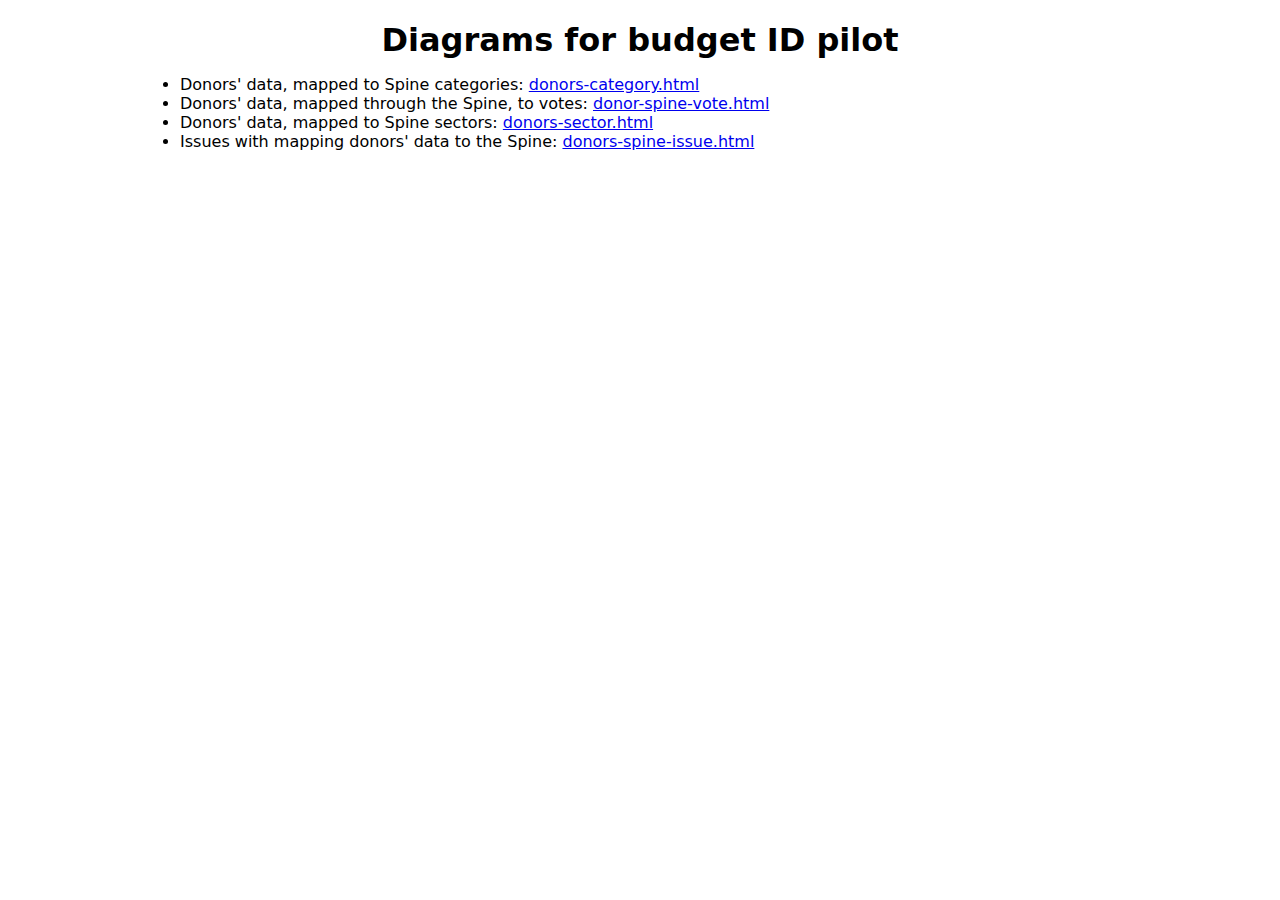
<file: diagrams/index.html>
<!DOCTYPE html>
<html>
<head>
  <title>IATI Budget ID Pilot</title>
  <link rel="stylesheet" type="text/css" href="style.css" />
</head>
<body>
  <div class="header">
    <h1>Diagrams for budget ID pilot</h1>
  </div>
  <div class="container">
    <ul>
      <li>Donors' data, mapped to Spine categories: <a href="donors-category.html">donors-category.html</a></li>
      <li>Donors' data, mapped through the Spine, to votes: <a href="donor-spine-vote.html">donor-spine-vote.html</a></li>
      <li>Donors' data, mapped to Spine sectors: <a href="donors-sector.html">donors-sector.html</a></li>
      <li>Issues with mapping donors' data to the Spine: <a href="donors-spine-issue.html">donors-spine-issue.html</a></li>
    </ul>
  </div>
</body>
</html>
</file>
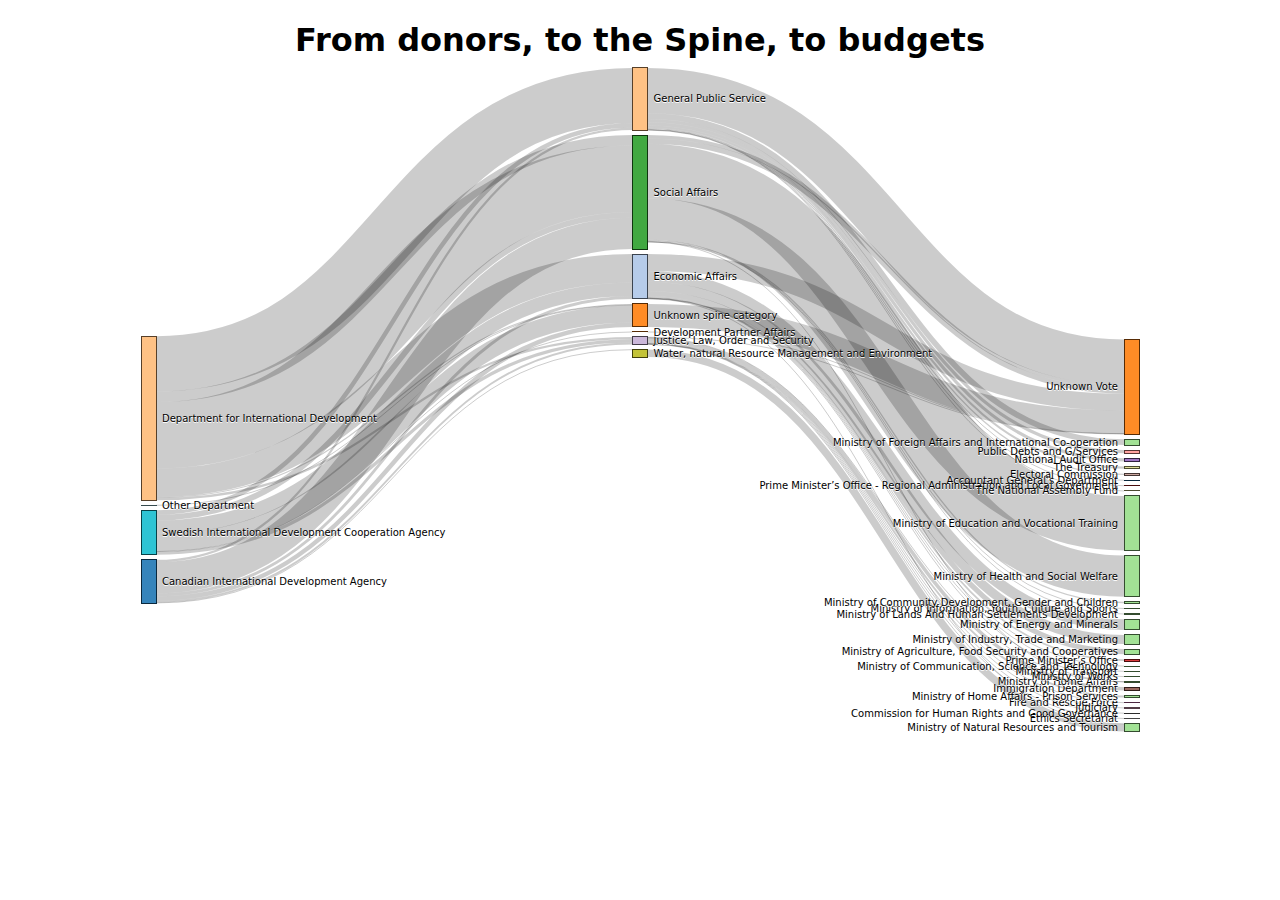
<file: diagrams/donor-spine-vote.html>
<!DOCTYPE html>
<html>
<meta charset="utf-8">
<head>
  <title>IATI Budget ID Pilot - Common code: Donors-Spine-Budget</title>
  <style type="text/css">
    .node text {
      font-size:10px;
    }
    #chart svg {
      margin-top:-100px;
    }
  </style>
  <link rel="stylesheet" type="text/css" href="style.css" />
  <script src="js/vendor/d3.v3.min.js"></script>
  <script src="js/vendor/sankey.js"></script>
</head>
<body>
  <div class="header">
    <h1>From donors, to the Spine, to budgets</h1>
  </div>
  <div class="container">
    <div id="chart"></div>
  </div>
  <script src="js/sankey_donor_spine_vote.js"></script>
</body>
</html>
</file>
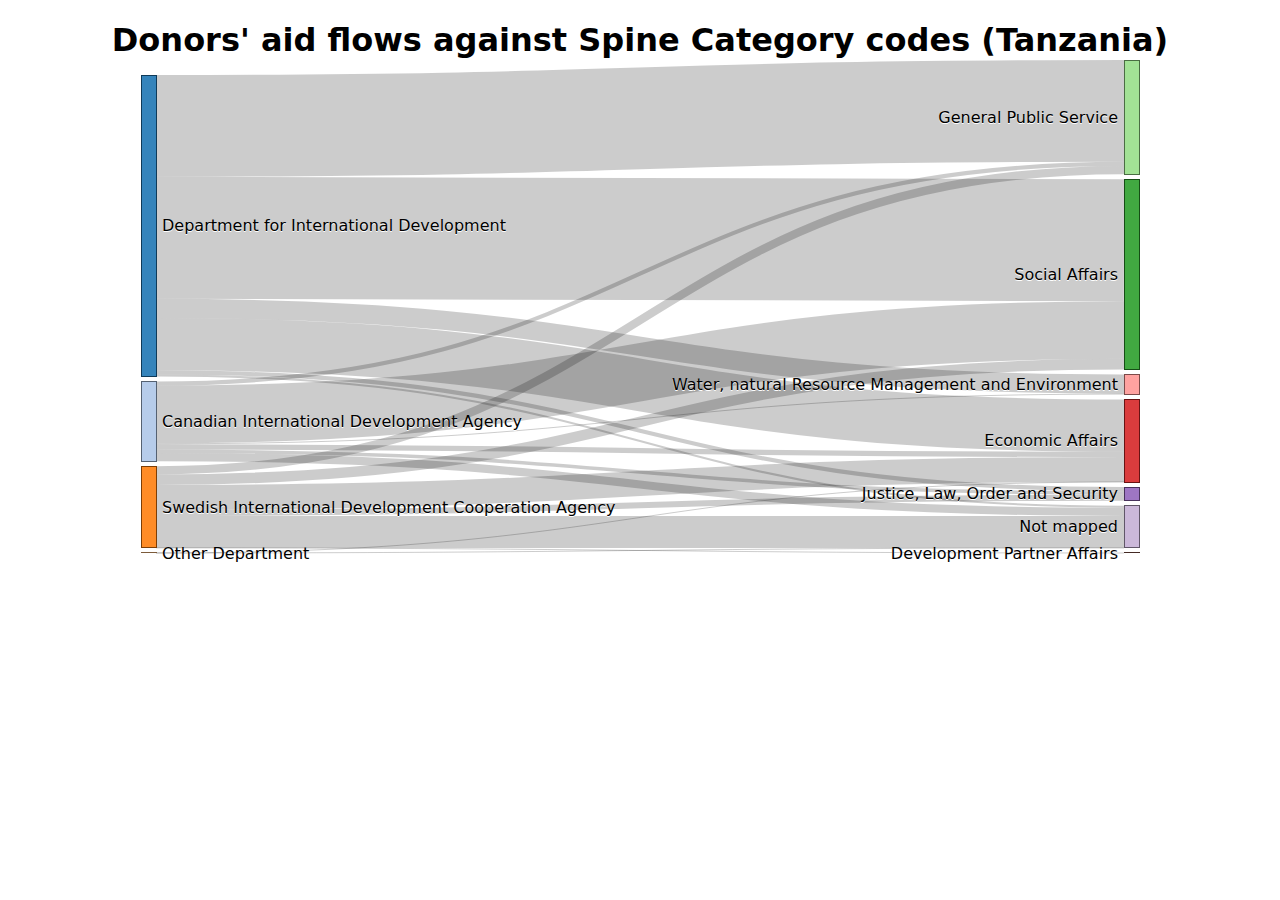
<file: diagrams/donors-category.html>
<!DOCTYPE html>
<html>
<head>
  <title>IATI Budget ID Pilot - Common code: categories</title>
  <link rel="stylesheet" type="text/css" href="style.css" />
  <script src="js/vendor/d3.v3.min.js"></script>
  <script src="js/vendor/sankey.js"></script>
  <script src="js/vendor/underscore-min.js"></script>
  <script src="js/vendor/jquery.js"></script>
  <script src="js/vendor/openspending/aggregator.js"></script>
  <script src="js/vendor/os-sankey.js"></script>
</head>
<body>
  <div class="header">
    <h1>Donors' aid flows against Spine Category codes (Tanzania)</h1>
  </div>
  <div class="container">
    <div id="chart">
    </div>
  </div>
  <script>

  var config={
      siteUrl: 'http://openspending.org',
      dataset: 'iati-budgetid',
      drilldowns: ['extending-org','spine-category'],
      cuts: [],
      rootNodeLabel: 'Total',
      measure: 'amount',
      localApiCache: 'extending-org-category.json',
      processEntry: function(e) { return e; },
      callback: function (tree) {data=tree}
    };

  OpenSpending.sankey(config);
  </script>
</body>
</html>
</file>
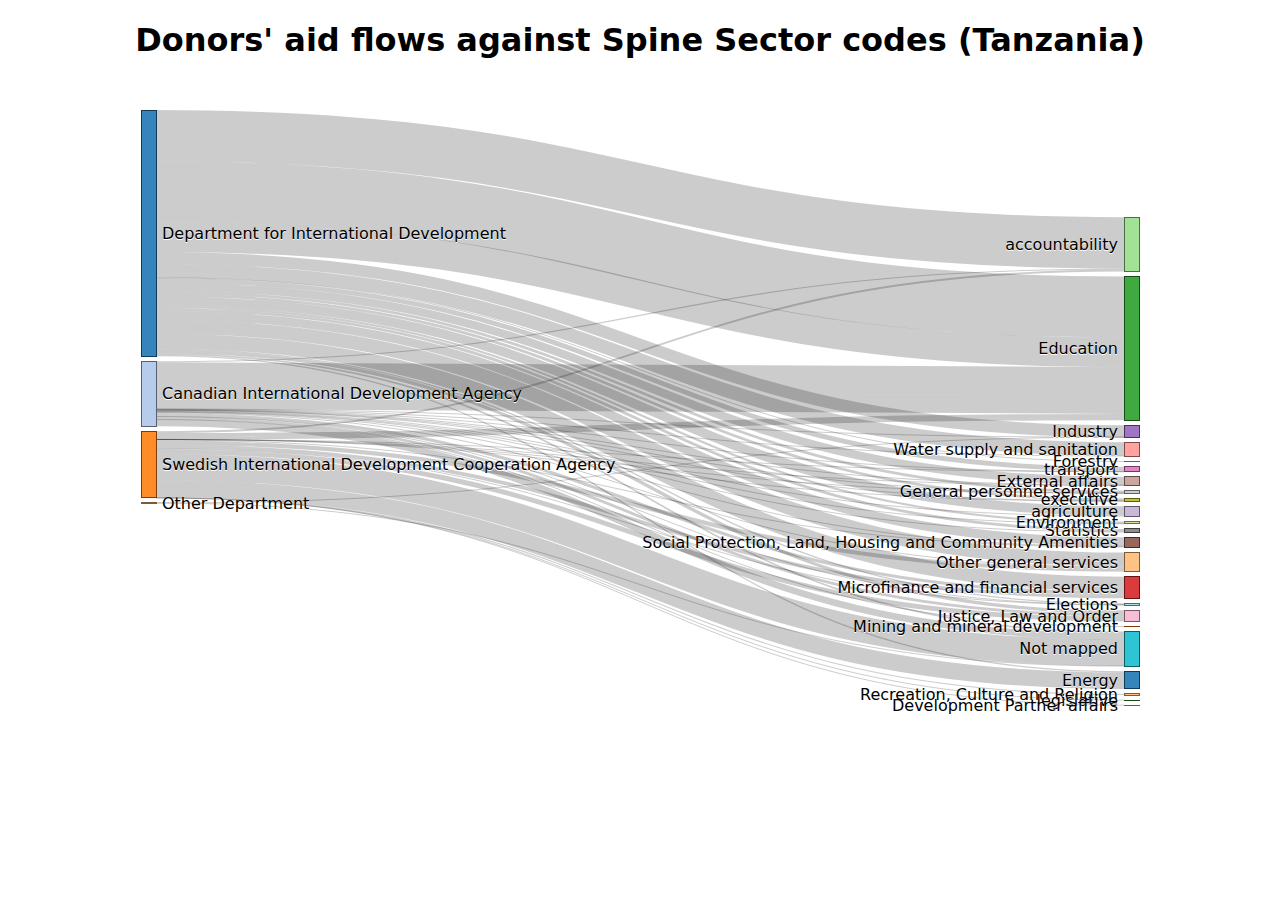
<file: diagrams/donors-sector.html>
<!DOCTYPE html>
<html>
<head>
  <title>IATI Budget ID Pilot - Common code: sectors</title>
  <style type="text/css">
    #chart {
      margin-top:-50px;
      width: 1000px;
      height: 500px;
      }
  </style>
  <link rel="stylesheet" type="text/css" href="style.css" />
  <script src="js/vendor/d3.v3.min.js"></script>
  <script src="js/vendor/sankey.js"></script>
  <script src="js/vendor/underscore-min.js"></script>
  <script src="js/vendor/jquery.js"></script>
  <script src="js/vendor/openspending/aggregator.js"></script>
  <script src="js/vendor/os-sankey.js"></script>
</head>
<body>
  <div class="header">
    <h1>Donors' aid flows against Spine Sector codes (Tanzania)</h1>
  </div>
  <div class="container">
    <div id="chart">
    </div>
  </div>
  <script>
  var config={
      siteUrl: 'http://openspending.org',
      dataset: 'iati-budgetid',
      drilldowns: ['extending-org','spine-sector'],
      cuts: [],
      rootNodeLabel: 'Total',
      measure: 'amount',
	  localApiCache: 'extending-org-spine-sector.json',
      processEntry: function(e) { return e; },
      callback: function (tree) {data=tree}
    };

  OpenSpending.sankey(config);
  </script>
</body>
</html>
</file>
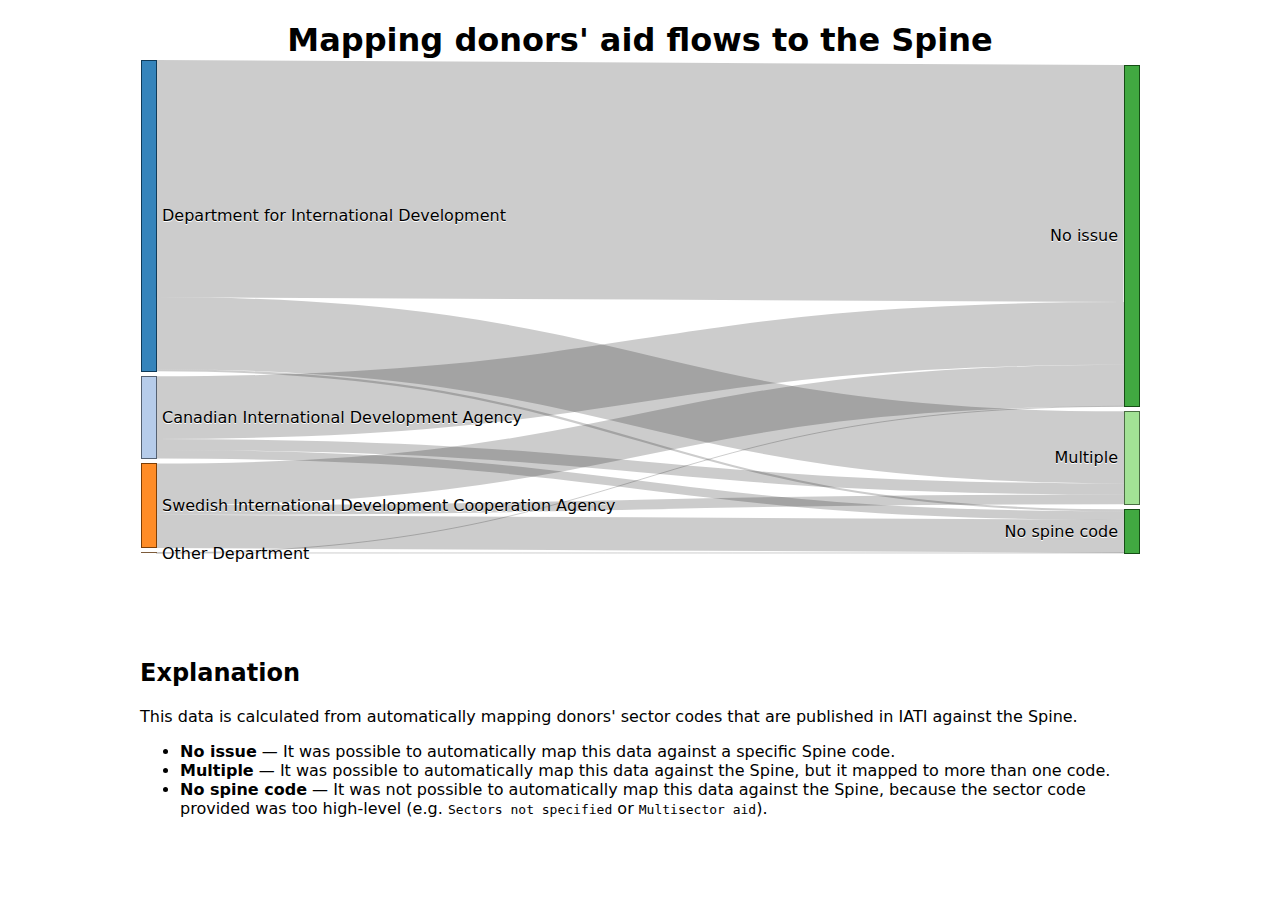
<file: diagrams/donors-spine-issue.html>
<!DOCTYPE html>
<html>
<head>
  <title>IATI Budget ID Pilot - Common code: Spine</title>
  <style type="text/css">
    #chart {
      margin-top:0px;
      }
  </style>
  <script src="js/vendor/d3.v3.min.js"></script>
  <script src="js/vendor/sankey.js"></script>
  <script src="js/vendor/underscore-min.js"></script>
  <script src="js/vendor/jquery.js"></script>
  <script src="js/vendor/openspending/aggregator.js"></script>
  <script src="js/vendor/os-sankey.js"></script>
  <link rel="stylesheet" type="text/css" href="style.css" />
</head>
<body>
  <div class="header">
      <h1>Mapping donors' aid flows to the Spine</h1>
  </div>
  <div class="container">
    <div id="chart">
    </div>
    <div class="clearer">
    </div>
    <div class="explanation">
    <h2>Explanation</h2>
    <p>This data is calculated from automatically mapping donors' sector codes
       that are published in IATI against the Spine.</p>
    <ul>
        <li><b>No issue</b> &mdash; It was possible to automatically map this data
        against a specific Spine code.</li>
        <li><b>Multiple</b> &mdash; It was possible to automatically map this data
        against the Spine, but it mapped to more than one code.</li>
        <li><b>No spine code</b> &mdash; It was not possible to automatically map
        this data against the Spine, because the sector code provided was too
        high-level (e.g. <code>Sectors not specified</code> or 
        <code>Multisector aid</code>).</li>
    </ul>
  </div>
  <script>

  var config={
      siteUrl: 'http://openspending.org',
      dataset: 'iati-budgetid',
      drilldowns: ['extending-org','issue'],
      cuts: [],
      rootNodeLabel: 'Total',
      measure: 'amount',
	  localApiCache: 'extending-org-issue.json',
      processEntry: function(e) { return e; },
      callback: function (tree) {data=tree}
    };

  OpenSpending.sankey(config);
  </script>
</body>
</html>
</file>
<file: diagrams/style.css>
body {
  font-family: "Trebuchet MS", sans;
  }
.header h1 {
  text-align:center;
  margin-bottom:0px;
}
.container {
  width: 1000px;
  margin-left: auto;
  margin-right: auto;
  }
#chart {
  width: 1000px;
  height: 500px;
  }
#chart svg {
  height:800px !important;
}
.node rect {
  cursor: move;
  fill-opacity: .9;
  shape-rendering: crispEdges;
}
.node text {
  pointer-events: none;
  text-shadow: 0 1px 0 #fff;
}
.link {
  fill: none;
  stroke: #000;
  stroke-opacity: .2;
}
.link:hover, .selected {
  stroke-opacity: .5;
}
.clearer {
  margin-top:100px;
  clear:both;
}
</file>
